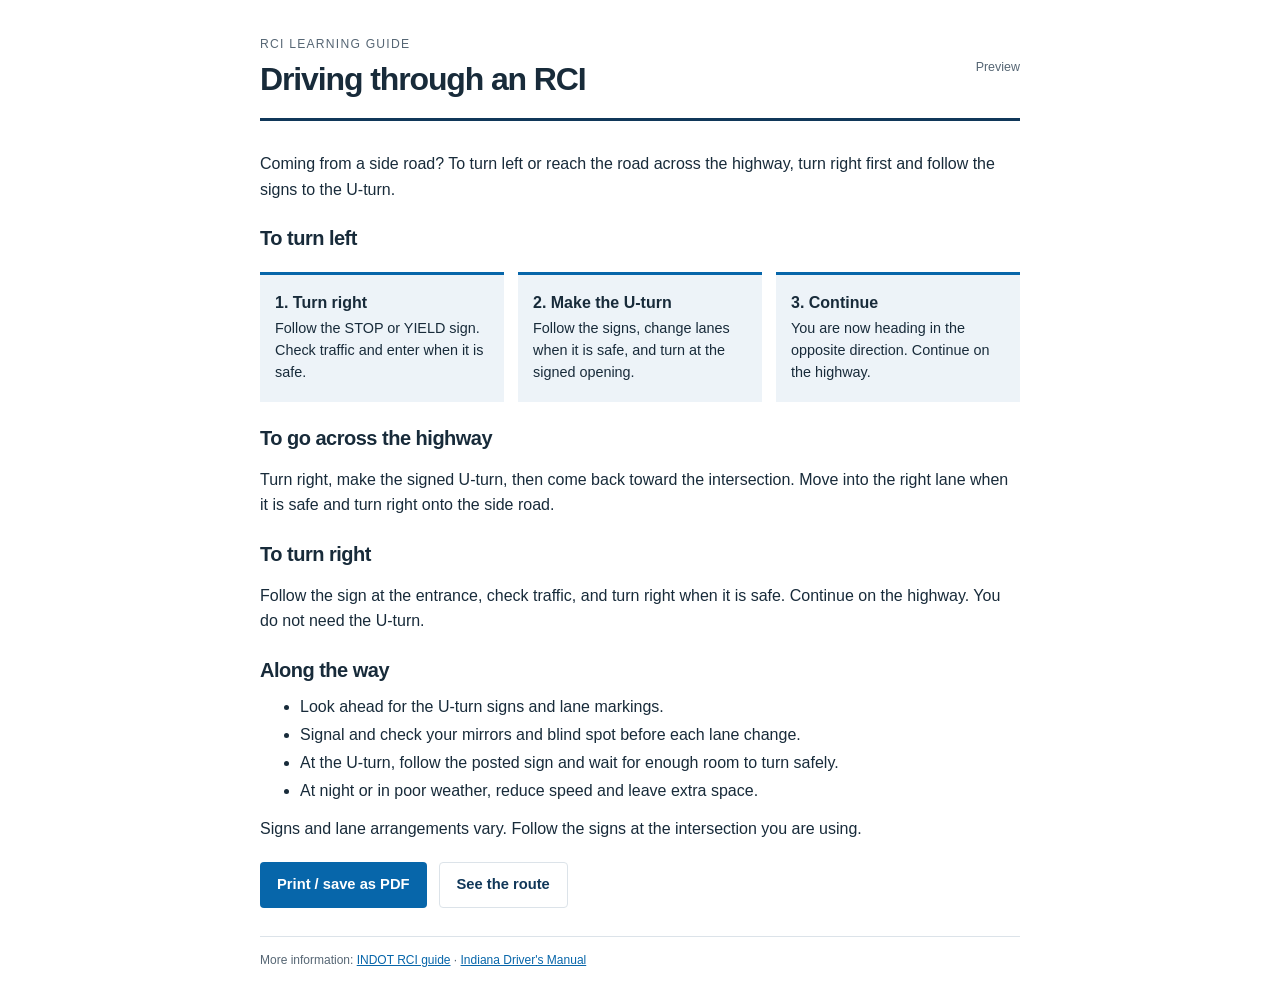
<file: guide.html>
<!doctype html><html lang="en"><head><meta charset="utf-8"><meta name="viewport" content="width=device-width,initial-scale=1"><title>RCI Route Guide · Print edition</title><link rel="stylesheet" href="styles.css"><style>body{max-width:820px;margin:0 auto;padding:35px 30px}.guide-header{display:flex;justify-content:space-between;gap:20px;align-items:center;border-bottom:3px solid #103759;padding-bottom:20px;margin-bottom:30px}.guide-header h1{font-size:2rem;margin:0}.route-flow{display:grid;grid-template-columns:repeat(3,1fr);gap:14px;margin:22px 0}.route-flow div{background:#edf3f8;padding:19px 15px;border-top:3px solid #0766aa}.route-flow strong{display:block;margin-bottom:6px}.route-flow span{font-size:.9rem;line-height:1.5;display:block}.guide-label{font-size:.76rem;color:#566674;text-transform:uppercase;letter-spacing:.1em;margin-bottom:8px}h2{font-size:1.25rem;margin-top:25px}ol{padding-left:22px;line-height:1.55}li{margin-bottom:10px}.print-actions{display:flex;gap:12px;margin:20px 0}footer{font-size:.75rem;line-height:1.5;color:#566674;border-top:1px solid #dce3e9;padding-top:14px;margin-top:28px}@media(max-width:580px){body{padding:25px 18px}.route-flow{grid-template-columns:1fr}.guide-header{display:block}}@media print{body{padding:0;max-width:none}.print-actions{display:none}.route-flow{display:grid;grid-template-columns:repeat(3,1fr);break-inside:avoid}h2{break-after:avoid}footer{font-size:9pt}}</style></head><body>
<div class="guide-header"><div><p class="guide-label">RCI Learning Guide</p><h1>Driving through an RCI</h1></div><span class="micro">Preview</span></div>
<p>Coming from a side road? To turn left or reach the road across the highway, turn right first and follow the signs to the U-turn.</p>
<h2>To turn left</h2>
<div class="route-flow"><div><strong>1. Turn right</strong><span>Follow the STOP or YIELD sign. Check traffic and enter when it is safe.</span></div><div><strong>2. Make the U-turn</strong><span>Follow the signs, change lanes when it is safe, and turn at the signed opening.</span></div><div><strong>3. Continue</strong><span>You are now heading in the opposite direction. Continue on the highway.</span></div></div>
<h2>To go across the highway</h2>
<p>Turn right, make the signed U-turn, then come back toward the intersection. Move into the right lane when it is safe and turn right onto the side road.</p>
<h2>To turn right</h2>
<p>Follow the sign at the entrance, check traffic, and turn right when it is safe. Continue on the highway. You do not need the U-turn.</p>
<h2>Along the way</h2>
<ul><li>Look ahead for the U-turn signs and lane markings.</li><li>Signal and check your mirrors and blind spot before each lane change.</li><li>At the U-turn, follow the posted sign and wait for enough room to turn safely.</li><li>At night or in poor weather, reduce speed and leave extra space.</li></ul>
<p>Signs and lane arrangements vary. Follow the signs at the intersection you are using.</p>
<div class="print-actions"><button class="primary" onclick="window.print()">Print / save as PDF</button><a class="secondary" href="index.html#learn">See the route</a></div>
<footer>More information: <a href="https://www.in.gov/indot/traffic-operations/reduced-conflict-intersections/">INDOT RCI guide</a> · <a href="https://www.in.gov/bmv/licenses-permits-ids/learners-permits-and-drivers-licenses-overview/learners-permit/drivers-manual">Indiana Driver's Manual</a></footer>
</body></html>
</file>
<file: styles.css>
:root{--navy:#103759;--blue:#0766aa;--ink:#182b3a;--muted:#566674;--line:#dce3e9;--bg:#f4f7fa;--pale:#e9f2f9;--rust:#ac482f;--green:#17644e;--yellow:#e4b843;font-family:Arial,Helvetica,sans-serif;color:var(--ink);font-synthesis:none}*{box-sizing:border-box}body{margin:0;background:white}button,input,select{font:inherit}button,a{-webkit-tap-highlight-color:transparent}button{cursor:pointer}button:disabled{cursor:default;opacity:.45}a{color:var(--blue)}a:focus-visible,button:focus-visible,input:focus-visible,summary:focus-visible{outline:3px solid #dd9d18;outline-offset:4px}h1,h2,h3,p{margin-top:0}h1{font-size:clamp(1.8rem,3vw,2.6rem);letter-spacing:-.035em;line-height:1.12;margin-bottom:12px}h2{font-size:1.6rem;letter-spacing:-.025em}h3{font-size:1.1rem;line-height:1.4}p{font-size:1rem;line-height:1.6}button{border:0}svg{display:block}strong{font-weight:700}.skip{position:fixed;left:20px;top:-100px;background:white;padding:16px;z-index:100}.skip:focus{top:12px}.site-header{border-bottom:1px solid var(--line)}.header-inner,.nav-inner,main,.site-footer{max-width:1360px;margin:auto}.header-inner{display:flex;align-items:center;justify-content:space-between;padding:20px 44px}.brand{display:flex;gap:13px;align-items:center;color:var(--navy);font-weight:700;font-size:1.05rem;text-decoration:none}.brand-mark{background:var(--navy);color:white;padding:11px 8px;border-radius:4px;letter-spacing:-.05em;font-size:1rem}.brand small{display:block;font-size:.8rem;color:var(--muted);font-weight:400;margin-top:4px}.prototype{font-size:.8rem;color:var(--muted);border-left:2px solid var(--line);padding-left:14px}.site-nav{border-bottom:1px solid var(--line)}.nav-inner{display:flex;gap:30px;padding:0 44px;overflow-x:auto}.nav-inner a{white-space:nowrap;font-size:.93rem;text-decoration:none;color:var(--muted);padding:17px 0 14px;border-bottom:3px solid transparent}.nav-inner a[aria-current=page]{border-color:var(--blue);color:var(--navy);font-weight:700}main{padding:35px 44px 44px;min-height:70vh}.eyebrow{font-size:.78rem;font-weight:700;letter-spacing:.13em;color:var(--blue);text-transform:uppercase;margin-bottom:11px}.intro{color:var(--muted);max-width:790px;margin-bottom:24px}.learn-heading{display:flex;justify-content:space-between;gap:30px;align-items:end}.step-count{font-size:.88rem;color:var(--muted);white-space:nowrap;margin-bottom:26px}.route-switch{display:flex;flex-wrap:wrap;gap:6px;margin-bottom:22px}.route-switch button,.segmented button{border:1px solid var(--line);background:white;border-radius:4px;padding:11px 17px;color:var(--ink);font-size:.94rem}.route-switch button[aria-pressed=true],.segmented button[aria-pressed=true]{background:var(--navy);color:white;border-color:var(--navy)}.learn-layout{display:grid;grid-template-columns:minmax(0,1fr) 310px;gap:0;border:1px solid var(--line);border-radius:8px;overflow:hidden}.map-area{background:var(--bg);min-width:0;position:relative}.map-topline{display:flex;justify-content:space-between;gap:10px;padding:19px 23px 0;font-size:.8rem;color:var(--muted)}.map-topline strong{font-size:.88rem;color:var(--ink)}.road-map{width:100%;height:auto;max-height:405px}.map-note{font-size:.77rem;color:var(--muted);padding:6px 23px 16px;margin:0}.lesson-panel{padding:27px 26px;background:white;border-left:1px solid var(--line);display:flex;flex-direction:column}.lesson-panel h2{font-size:1.45rem;line-height:1.25;margin-bottom:14px}.lesson-panel p{color:var(--muted);font-size:.97rem}.lesson-tag{font-size:.78rem;color:var(--blue);font-weight:700;letter-spacing:.08em;margin-bottom:12px}.lesson-callout{border-left:3px solid var(--blue);padding-left:14px;color:var(--ink)!important;font-size:.88rem!important;margin-top:auto;margin-bottom:21px}.lesson-controls{display:flex;gap:8px}.primary,.secondary{display:inline-flex;align-items:center;justify-content:center;gap:8px;padding:12px 17px;border-radius:4px;text-decoration:none;font-weight:700;font-size:.92rem;line-height:1.35;min-height:44px}.primary{color:white;background:var(--blue)}.primary:hover{background:#08558a}.secondary{color:var(--navy);background:white;border:1px solid var(--line)}.secondary:hover{background:var(--bg)}.lesson-controls .primary{flex:1}.playbar{display:flex;align-items:center;gap:16px;justify-content:space-between;padding:14px 23px;border-top:1px solid var(--line);background:white}.playbar button{font-size:.85rem;background:transparent;color:var(--navy);font-weight:700;padding:5px}.steps{display:flex;gap:6px}.steps button{border-radius:50%;width:29px;height:29px;background:var(--bg);font-size:.77rem;padding:0}.steps button[aria-current=step]{background:var(--navy);color:white}.below-lesson{display:flex;align-items:start;justify-content:space-between;gap:22px;margin-top:23px}.below-lesson p{font-size:.88rem;color:var(--muted);max-width:740px;margin:0}.text-link{font-size:.9rem;white-space:nowrap;text-decoration:none;font-weight:700}.site-footer{display:flex;justify-content:space-between;align-items:center;gap:20px;padding:22px 44px;border-top:1px solid var(--line);font-size:.75rem;color:var(--muted)}.site-footer a{color:var(--muted)}.road-label{font-family:Arial,sans-serif;fill:#566674;font-size:13px}.map-car{filter:drop-shadow(0 2px 3px #0003)}.map-traffic{fill:#b3bec8}.page-lead{max-width:820px}.two-col{display:grid;grid-template-columns:1.15fr 1fr;gap:40px}.section-rule{border-top:1px solid var(--line);padding-top:24px;margin-top:32px}.segmented{display:flex;gap:7px;flex-wrap:wrap;margin-bottom:24px}.condition-chart{background:var(--bg);padding:26px;border-radius:6px}.condition-chart h2{font-size:1.05rem;margin-bottom:5px}.condition-chart .chart-meta{font-size:.81rem;color:var(--muted);margin-bottom:24px}.condition-row{padding:15px 0;border-bottom:1px solid var(--line)}.condition-row:last-child{border:0}.condition-row.active{color:var(--blue)}.condition-label{display:flex;justify-content:space-between;gap:14px;font-size:.87rem;margin-bottom:8px}.bar-track{height:13px;background:#e0e7ed;border-radius:2px}.bar-fill{height:100%;background:var(--blue);border-radius:2px}.condition-detail h2{margin-top:8px}.condition-detail ul,.plain-list{padding-left:20px;line-height:1.65;font-size:1rem}.condition-detail li,.plain-list li{margin-bottom:13px}.source-note{font-size:.8rem;color:var(--muted);line-height:1.6}.note{background:var(--pale);padding:16px 18px;font-size:.88rem;line-height:1.5;border-left:3px solid var(--blue)}.quiz-shell{max-width:850px;margin:0 auto}.quiz-progress{height:5px;background:var(--bg);margin:24px 0 30px}.quiz-progress span{display:block;height:100%;background:var(--blue);transition:width .2s}.quiz-meta{display:flex;justify-content:space-between;font-size:.82rem;color:var(--muted)}.quiz-question{font-size:1.6rem;line-height:1.35;margin-bottom:24px}.quiz-options{display:grid;gap:11px}.quiz-option{display:flex;align-items:center;gap:14px;text-align:left;background:white;border:1px solid #ccd7df;padding:18px;border-radius:5px;line-height:1.45;color:var(--ink);font-size:1rem;min-height:65px}.quiz-option:hover:not(:disabled){background:var(--bg);border-color:var(--blue)}.quiz-option .letter{border:1px solid var(--line);border-radius:4px;min-width:30px;height:30px;display:grid;place-items:center;font-size:.8rem;color:var(--muted)}.quiz-option.correct{background:#edf6f2;border-color:var(--green)}.quiz-option.incorrect{background:#fff3ed;border-color:var(--rust)}.quiz-option:disabled{opacity:1}.feedback{padding:19px 0;line-height:1.6}.feedback strong{display:block;margin-bottom:4px}.feedback.good strong{color:var(--green)}.feedback.retry strong{color:var(--rust)}.quiz-actions{display:flex;gap:12px;align-items:center;justify-content:space-between;margin-top:20px}.score-number{font-size:4rem;letter-spacing:-.05em;color:var(--navy);margin:25px 0 6px}.review-row{padding:18px 0;border-bottom:1px solid var(--line)}.review-row p{font-size:.91rem;margin:7px 0 0;color:var(--muted)}.review-row strong{font-size:.95rem}.reading-width{max-width:900px}.finding{display:grid;grid-template-columns:60px 1fr;gap:18px;border-top:1px solid var(--line);padding:26px 0}.finding-num{font-size:1.85rem;color:#91a7b8}.finding h2{font-size:1.3rem;margin-bottom:12px}.finding p{color:var(--muted);margin-bottom:13px}.data-table{border-collapse:collapse;width:100%;font-size:.88rem;margin:18px 0}.data-table th,.data-table td{text-align:left;padding:12px 10px;border-bottom:1px solid var(--line);vertical-align:top}.data-table th{font-weight:700;background:var(--bg)}.data-table td.num{text-align:right;font-variant-numeric:tabular-nums}.table-wrap{overflow-x:auto}.resource-feature{background:var(--navy);padding:30px;color:white;border-radius:6px;margin-bottom:28px;display:grid;grid-template-columns:1.25fr 1fr;gap:26px}.resource-feature p{color:#d3e0ea}.resource-feature .secondary{width:max-content}.video-container{aspect-ratio:16/9;background:#071d30;display:grid;place-items:center;border-radius:4px;overflow:hidden}.video-container iframe{width:100%;height:100%;border:0}.video-load{padding:22px;background:transparent;color:white;text-align:center;line-height:1.6}.video-load span{display:block;font-size:2.4rem;margin-bottom:8px}.resource-list{display:grid;grid-template-columns:1fr 1fr;gap:0 36px}.resource-item{padding:22px 0;border-top:1px solid var(--line)}.resource-item h3{margin-bottom:7px}.resource-item p{font-size:.9rem;color:var(--muted)}.resource-item a{font-size:.9rem;font-weight:700}.faq details{border-top:1px solid var(--line);padding:18px 0}.faq summary{font-weight:700;cursor:pointer;line-height:1.5}.faq details p{margin:12px 0 0;color:var(--muted);font-size:.94rem}.reference-list{font-size:.9rem;line-height:1.7;padding-left:22px}.reference-list li{margin-bottom:9px}.micro{font-size:.78rem;color:var(--muted)}.screen-reader{position:absolute;width:1px;height:1px;padding:0;margin:-1px;overflow:hidden;clip:rect(0,0,0,0);white-space:nowrap;border:0}
@media(min-width:1500px){.road-map{max-height:460px}}
@media(max-width:1000px){.header-inner,.nav-inner{padding-left:25px;padding-right:25px}main{padding:28px 25px}.learn-layout{grid-template-columns:minmax(0,1fr) 270px}.lesson-panel{padding:22px 20px}.nav-inner{gap:24px}.road-map{min-height:315px}.site-footer{padding:22px 25px;flex-wrap:wrap}.two-col{gap:25px}}
@media(max-width:740px){.header-inner{padding:16px 18px}.prototype{font-size:.71rem;max-width:92px}.brand{font-size:.9rem}.brand small{font-size:.72rem}.nav-inner{padding:0 18px;gap:23px}.nav-inner a{font-size:.84rem;padding:15px 0 12px}main{padding:25px 18px 30px}.learn-heading{display:block}.step-count{display:none}.intro{font-size:.94rem;margin-bottom:19px}.route-switch{gap:5px}.route-switch button{font-size:.8rem;padding:10px}.learn-layout{display:block}.road-map{min-height:0;max-height:none}.map-topline{padding:16px 14px 0;font-size:.72rem}.map-note{padding:5px 14px 12px;font-size:.71rem}.lesson-panel{border-left:0;border-top:1px solid var(--line);padding:20px}.lesson-panel p{margin-bottom:14px}.lesson-callout{margin-top:0}.lesson-controls{margin-top:0}.playbar{padding:12px 14px;gap:9px}.steps{gap:4px}.steps button{width:26px;height:26px}.below-lesson{flex-direction:column;gap:14px}.site-footer{display:block;padding:20px 18px;line-height:1.6}.site-footer span{display:block;margin-bottom:6px}.two-col,.resource-feature,.resource-list{display:block}.condition-chart{margin-bottom:25px;padding:20px}.condition-detail{margin-top:20px}.resource-feature{padding:23px}.video-container{margin-top:24px}.finding{grid-template-columns:35px 1fr;gap:10px}.finding-num{font-size:1.4rem}.finding h2{font-size:1.15rem}.quiz-question{font-size:1.35rem}.quiz-option{padding:15px;font-size:.94rem}.segmented button{font-size:.84rem;padding:10px 12px}.data-table{font-size:.8rem}.data-table th,.data-table td{padding:10px 7px}.quiz-actions{align-items:stretch;flex-wrap:wrap}.route-switch button{flex:1}.resource-feature .secondary{width:auto}.page-lead h1{font-size:1.9rem}}
@media(prefers-reduced-motion:reduce){*{scroll-behavior:auto!important;transition:none!important}}
@media(max-width:740px){.nav-inner{flex-wrap:wrap;gap:0 20px;overflow-x:visible}.nav-inner a{font-size:.82rem;padding:12px 0 9px}.map-topline{flex-wrap:wrap}.video-container{position:relative}.quiz-meta{gap:18px}.quiz-meta span:last-child{text-align:right}}
.video-container video{display:block;width:100%;height:100%;object-fit:contain}.video-container video::cue{font:16px Arial;background:rgba(5,25,40,.9);color:white}
@media print{.site-header,.site-nav,.site-footer,.route-switch,.playbar,.lesson-controls,.quiz-actions,.prototype{display:none}main{padding:0}.learn-layout,.two-col{display:block}.lesson-panel{border:0}.road-map{max-height:300px}.resource-feature{background:white;color:black}.resource-feature p{color:black}.video-container{display:none}a{color:black}body{font-size:11pt}.print-hide{display:none!important}}
.situation-focus{background:var(--bg);padding:28px;border-radius:6px;align-self:start}.situation-focus h2{font-size:1.4rem;margin-bottom:12px}.situation-prompts{list-style:none;margin:0;padding:0}.situation-prompts li{padding:20px 0;border-bottom:1px solid var(--line);font-size:1.25rem;line-height:1.4;color:var(--navy)}.situation-prompts li:last-child{border:0;padding-bottom:4px}.condition-detail h2{margin-top:0}.condition-detail p{color:var(--muted)}@media(max-width:740px){.situation-focus{padding:22px}.situation-prompts li{font-size:1.12rem;padding:16px 0}.condition-detail{margin-top:26px}}
.lesson-controls [hidden]{display:none!important}
.visual-quiz{max-width:1240px}.quiz-heading{display:flex;justify-content:space-between;align-items:center;gap:20px}.quiz-heading h1{font-size:1.55rem;margin:0}.quiz-heading .quiz-meta{font-size:1rem;white-space:nowrap}.visual-quiz .quiz-progress{margin:16px 0 25px;height:4px}.visual-quiz .quiz-question{font-size:clamp(1.5rem,2.4vw,2rem);margin-bottom:24px;line-height:1.3}.quiz-layout{display:grid;grid-template-columns:minmax(0,1.5fr) minmax(300px,1fr);gap:30px;align-items:start}.quiz-scene{margin:0;min-width:0}.scene-photo{position:relative;overflow:hidden;border-radius:5px;background:#e9eff5}.scene-photo img{display:block;width:100%;height:auto}.scene-label{position:absolute;transform:translate(-50%,-50%);padding:7px 11px;border-radius:3px;font-size:clamp(.875rem,1.1vw,1rem);line-height:1.15;font-weight:700;white-space:nowrap;z-index:2;box-shadow:0 1px 6px #0005}.scene-you{background:#103759;color:white;border:2px solid white}.scene-other{background:white;color:#182b3a;border:1px solid #394b59}.scene-stem{position:absolute;left:50%;top:100%;height:25px;width:2px;background:white;box-shadow:1px 0 #25384a}.scene-overlay{position:absolute;inset:0;width:100%;height:100%;pointer-events:none}.answer-path{fill:none;stroke:#ffe176;stroke-width:9;stroke-linecap:round;stroke-linejoin:round;filter:drop-shadow(0 1px 2px #000)}.answer-highlight{fill:none;stroke:#ffe176;stroke-width:6;filter:drop-shadow(0 1px 2px #000)}.quiz-scene figcaption{font-size:1rem;line-height:1.5;padding-top:13px;color:var(--navy)}.visual-quiz .quiz-option{padding:16px;min-height:76px;font-size:1rem}.visual-quiz .feedback{font-size:1rem;padding:20px 0 0}.visual-quiz .quiz-actions{justify-content:space-between;gap:15px}.visual-quiz .micro{font-size:.875rem}.quiz-response{min-width:0}@media(max-width:850px){.quiz-layout{grid-template-columns:1fr;gap:18px}.quiz-heading h1{font-size:1.4rem}.quiz-heading .quiz-meta{font-size:.9rem}.visual-quiz .quiz-progress{margin:14px 0 20px}.visual-quiz .quiz-question{margin-bottom:18px}.visual-quiz .quiz-option{min-height:62px;padding:14px}.scene-label{font-size:.875rem;padding:5px 8px}.scene-stem{height:15px}}
</file>
